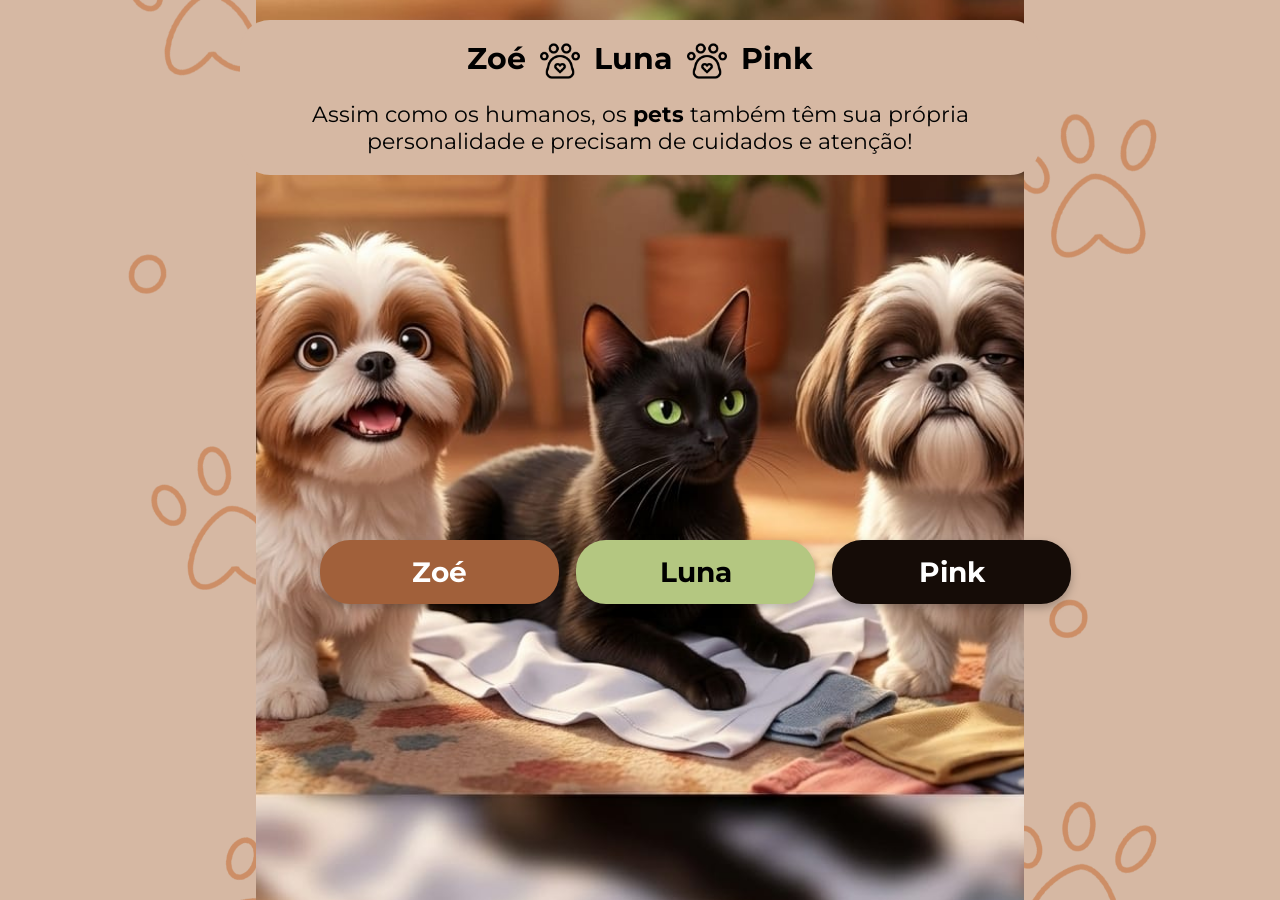
<file: index.html>
<!DOCTYPE html>
<html lang="pt-br">
<head>
  <meta charset="UTF-8" />
  <meta name="viewport" content="width=device-width, initial-scale=1" />
  <link rel="stylesheet" href="./styles.css" />
  <title>Início</title>
  <link rel="preconnect" href="https://fonts.googleapis.com">
    <link rel="preconnect" href="https://fonts.gstatic.com" crossorigin>
    <link href="https://fonts.googleapis.com/css2?family=Montserrat:ital,wght@0,100..900;1,100..900&display=swap"
        rel="stylesheet">
</head>
<body class="home">

  
  <div class="fundo-pat"></div>
  <div class="fundo-toda"></div>

  <div class="meninas">
    <button id="btn1" onclick="location.href='zoe.html'">Zoé</button>
    <button id="btn2" onclick="location.href='luna.html'">Luna</button>
    <button id="btn3" onclick="location.href='pink.html'">Pink</button>
  </div>

  <div class="content">
    <h1>Zoé <img src="./img/patinha.png" alt="patinha decorativa"> Luna <img src="./img/patinha.png" alt="patinha decorativa"> Pink</h1>
    <div class="texto">
      <p>Assim como os humanos, os <strong>pets</strong> também têm sua própria personalidade e precisam de cuidados e atenção!</p>
    </div>
  </div>

  
</body>
</html>
</file>
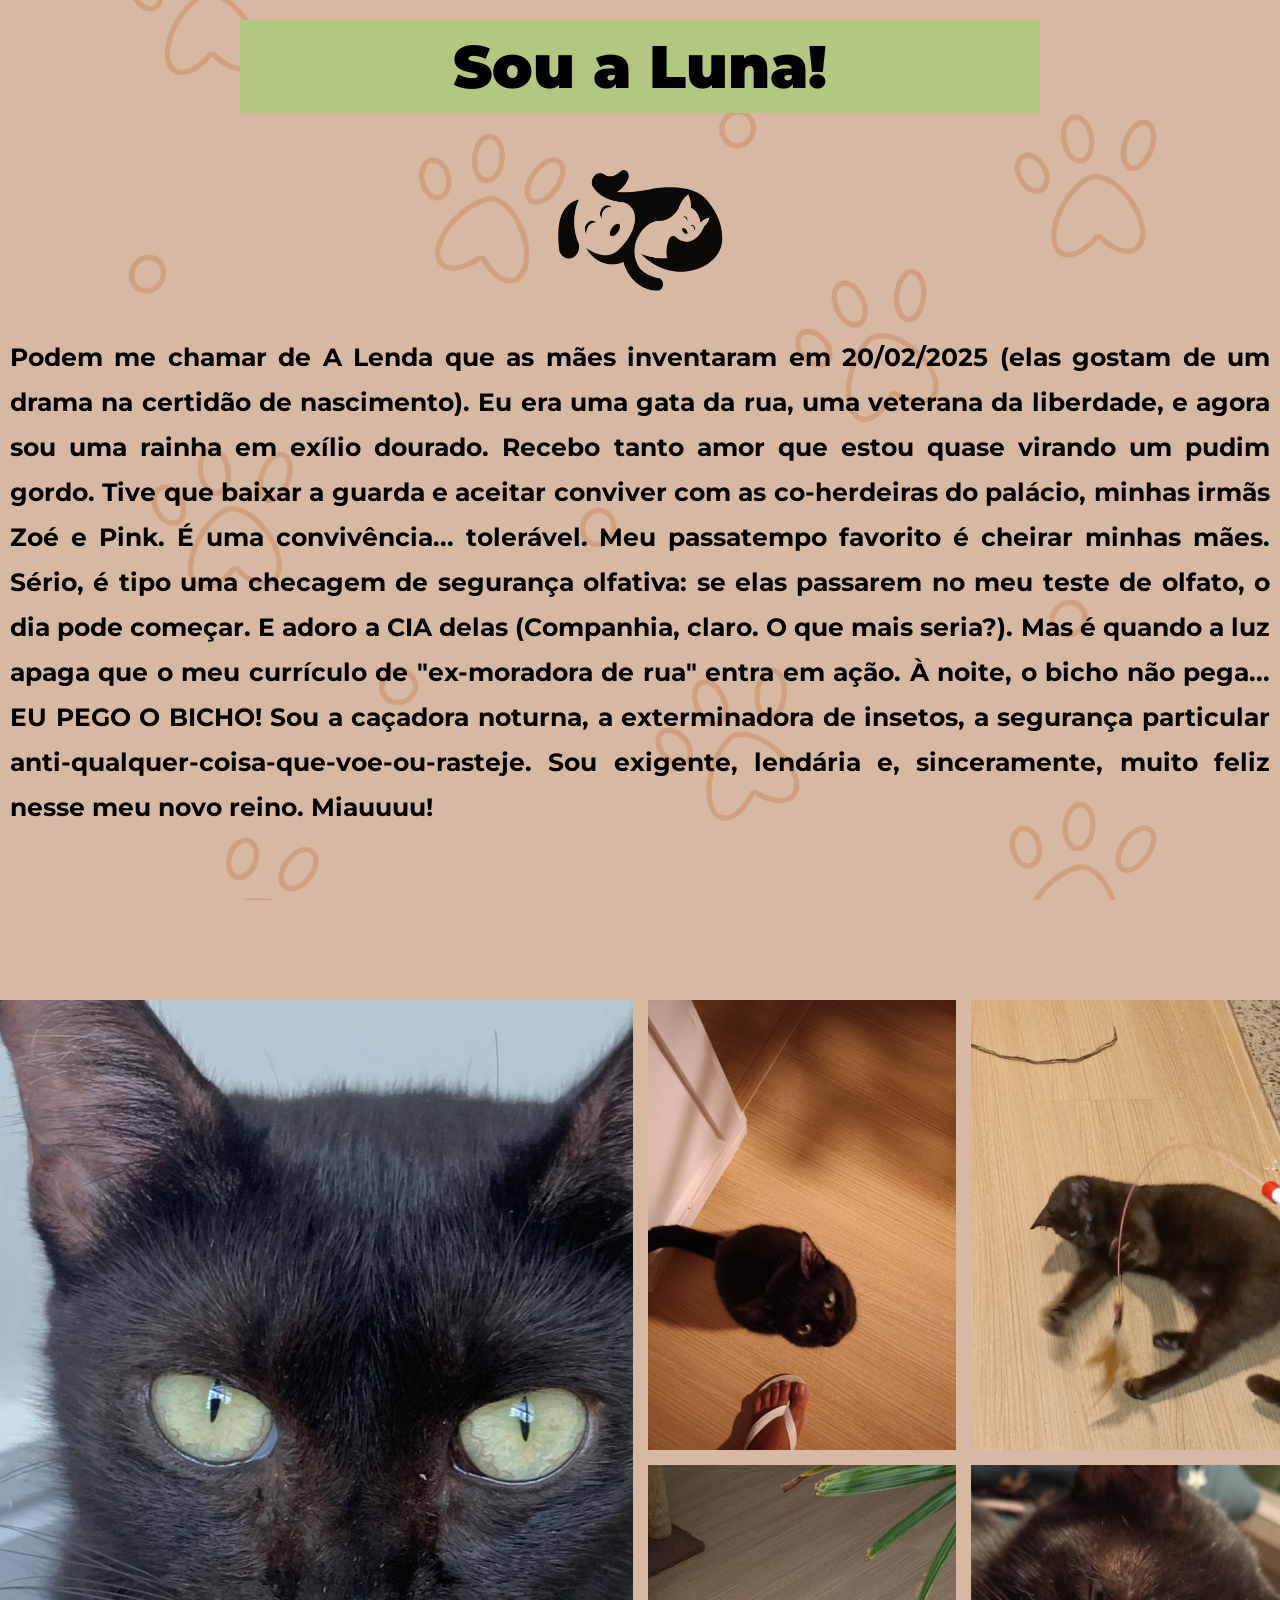
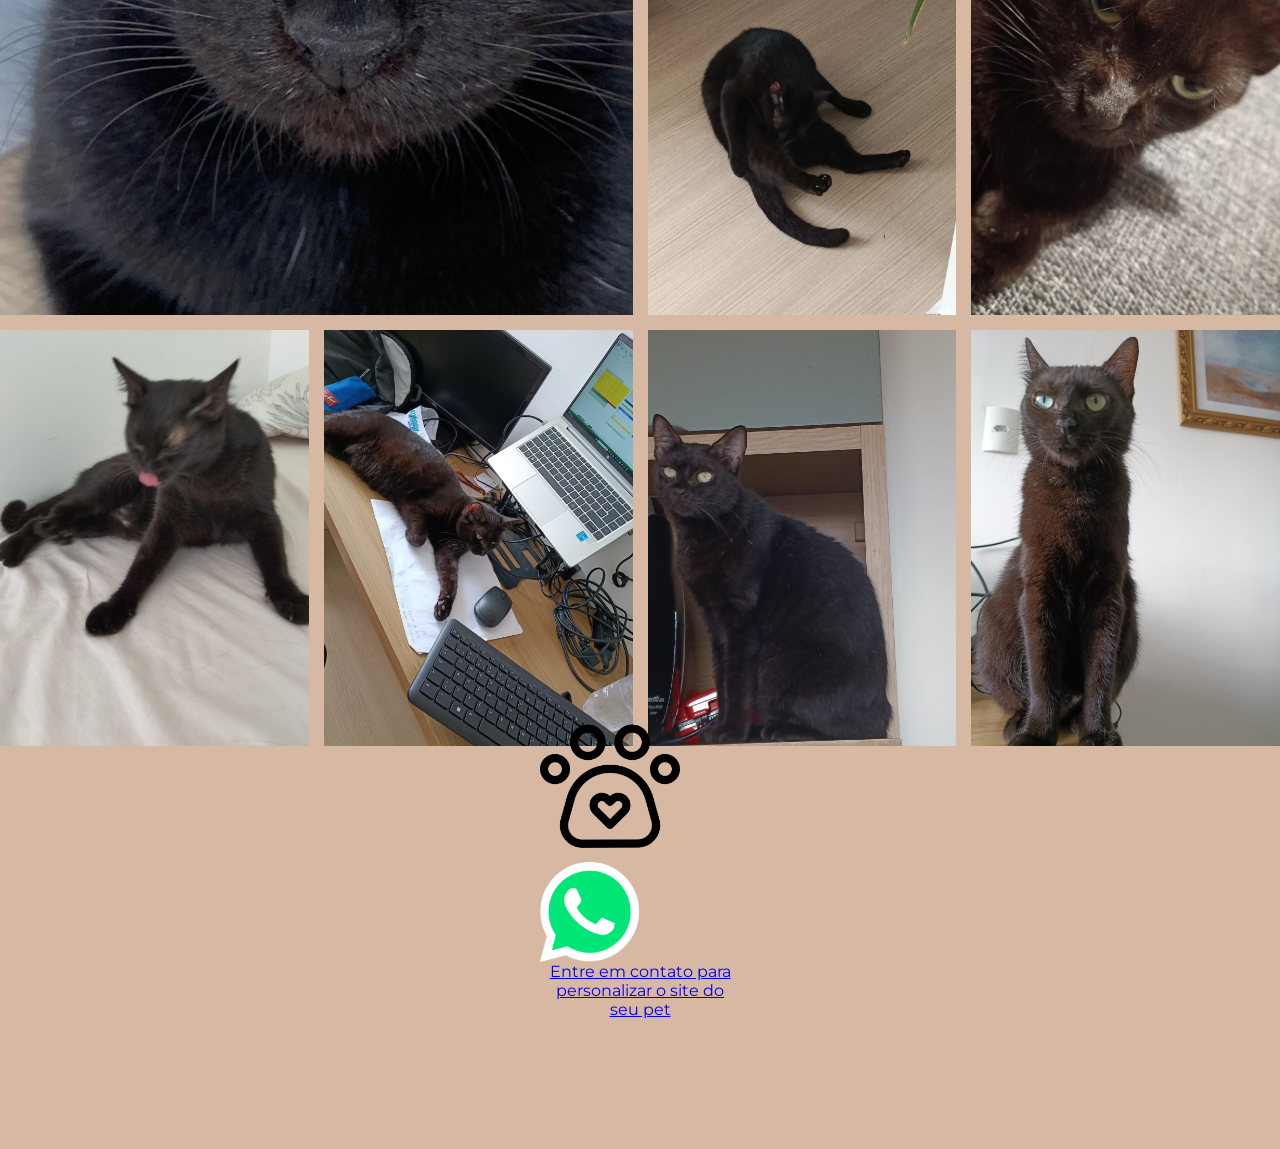
<file: luna.html>
<!DOCTYPE html>
<html lang="pt-br">

<head>
    <meta charset="UTF-8">
    <meta name="viewport" content="width=device-width, initial-scale=1.0">
    <title>Luna</title>
    <link rel="preconnect" href="https://fonts.googleapis.com">
    <link rel="preconnect" href="https://fonts.gstatic.com" crossorigin>
    <link href="https://fonts.googleapis.com/css2?family=Montserrat:ital,wght@0,100..900;1,100..900&display=swap"
        rel="stylesheet">

    <link rel="stylesheet" href="./styles.css">
</head>

<body class="home">
   
    <div class="luna">Sou a Luna!</div>
    <img class="cat-gov" src="./img/cat_dog.png" alt="Foto do gato e do cachorro" />
    <br>
    <h1 class="vida-zoe"> Podem me chamar de A Lenda que as mães inventaram em 20/02/2025 (elas gostam de um drama na
        certidão de nascimento).

        Eu era uma gata da rua, uma veterana da liberdade, e agora sou uma rainha em exílio dourado. Recebo tanto amor
        que estou quase virando um pudim gordo. Tive que baixar a guarda e aceitar conviver com as co-herdeiras do
        palácio, minhas irmãs Zoé e Pink. É uma convivência... tolerável.

        Meu passatempo favorito é cheirar minhas mães. Sério, é tipo uma checagem de segurança olfativa: se elas
        passarem no meu teste de olfato, o dia pode começar. E adoro a CIA delas (Companhia, claro. O que mais seria?).

        Mas é quando a luz apaga que o meu currículo de "ex-moradora de rua" entra em ação. À noite, o bicho não pega...
        EU PEGO O BICHO! Sou a caçadora noturna, a exterminadora de insetos, a segurança particular
        anti-qualquer-coisa-que-voe-ou-rasteje.

        Sou exigente, lendária e, sinceramente, muito feliz nesse meu novo reino. Miauuuu!</h1>
    <section class="galeria">
        <div class="container">
            <div class="section-header">

            </div>
            <div class="galeria-grid">

                <div class="galeria-item grande">
                    <img src="./img/luna/luna1.jpeg"" alt=" foto_luna1">
                </div>
                <div class="galeria-item">
                    <img src="./img/luna/luna2.jpeg" alt="foto_luna2">
                </div>
                <div class="galeria-item">
                    <img src="./img/luna/luna4.jpeg" alt="foto_luna4">
                </div>
                <div class="galeria-item">
                    <img src="./img/luna/luna5.jpeg" alt="foto_luna5">
                </div>
                <div class="galeria-item">
                    <img src="./img/luna/luna6.jpeg" alt="foto_luna6">
                </div>
                <div class="galeria-item">
                    <img src="./img/luna/luna3.jpeg" alt="foto_luna3">
                </div>
                <div class="galeria-item">
                    <img src="./img/luna/luna7.jpeg" alt="foto_luna7">
                </div>
                <div class="galeria-item">
                    <img src="./img/luna/luna8.jpeg" alt="foto_luna8">
                </div>
                <div class="galeria-item">
                    <img src="./img/luna/luna_olhos.jpeg" alt="foto_olhos">
                </div>
            </div>
        </div>

        <div class="voltar">
            <a href="./index.html" title="Voltar ao início">
                <img src="./img/patinha.png" alt="Patinha para voltar" />
                <span class="legenda">Clique na pata para voltar ao início do site</span>
            </a>
        </div>

        <div class="link-whatsapp">
            <a href="https://wa.me/5579999920872?text=Quero%20um%20site%20personalidade%20para%20meu%20pet."
                target="_blank" rel="noopener noreferrer">
                <img src="./img/whatsapp.png" alt="WhatsApp" />
                <div class="whatsapp-texto">
                    <p>Entre em contato para</p>
                    <p>personalizar o site do seu pet</p>
                </div>

</body>

</html>
</file>
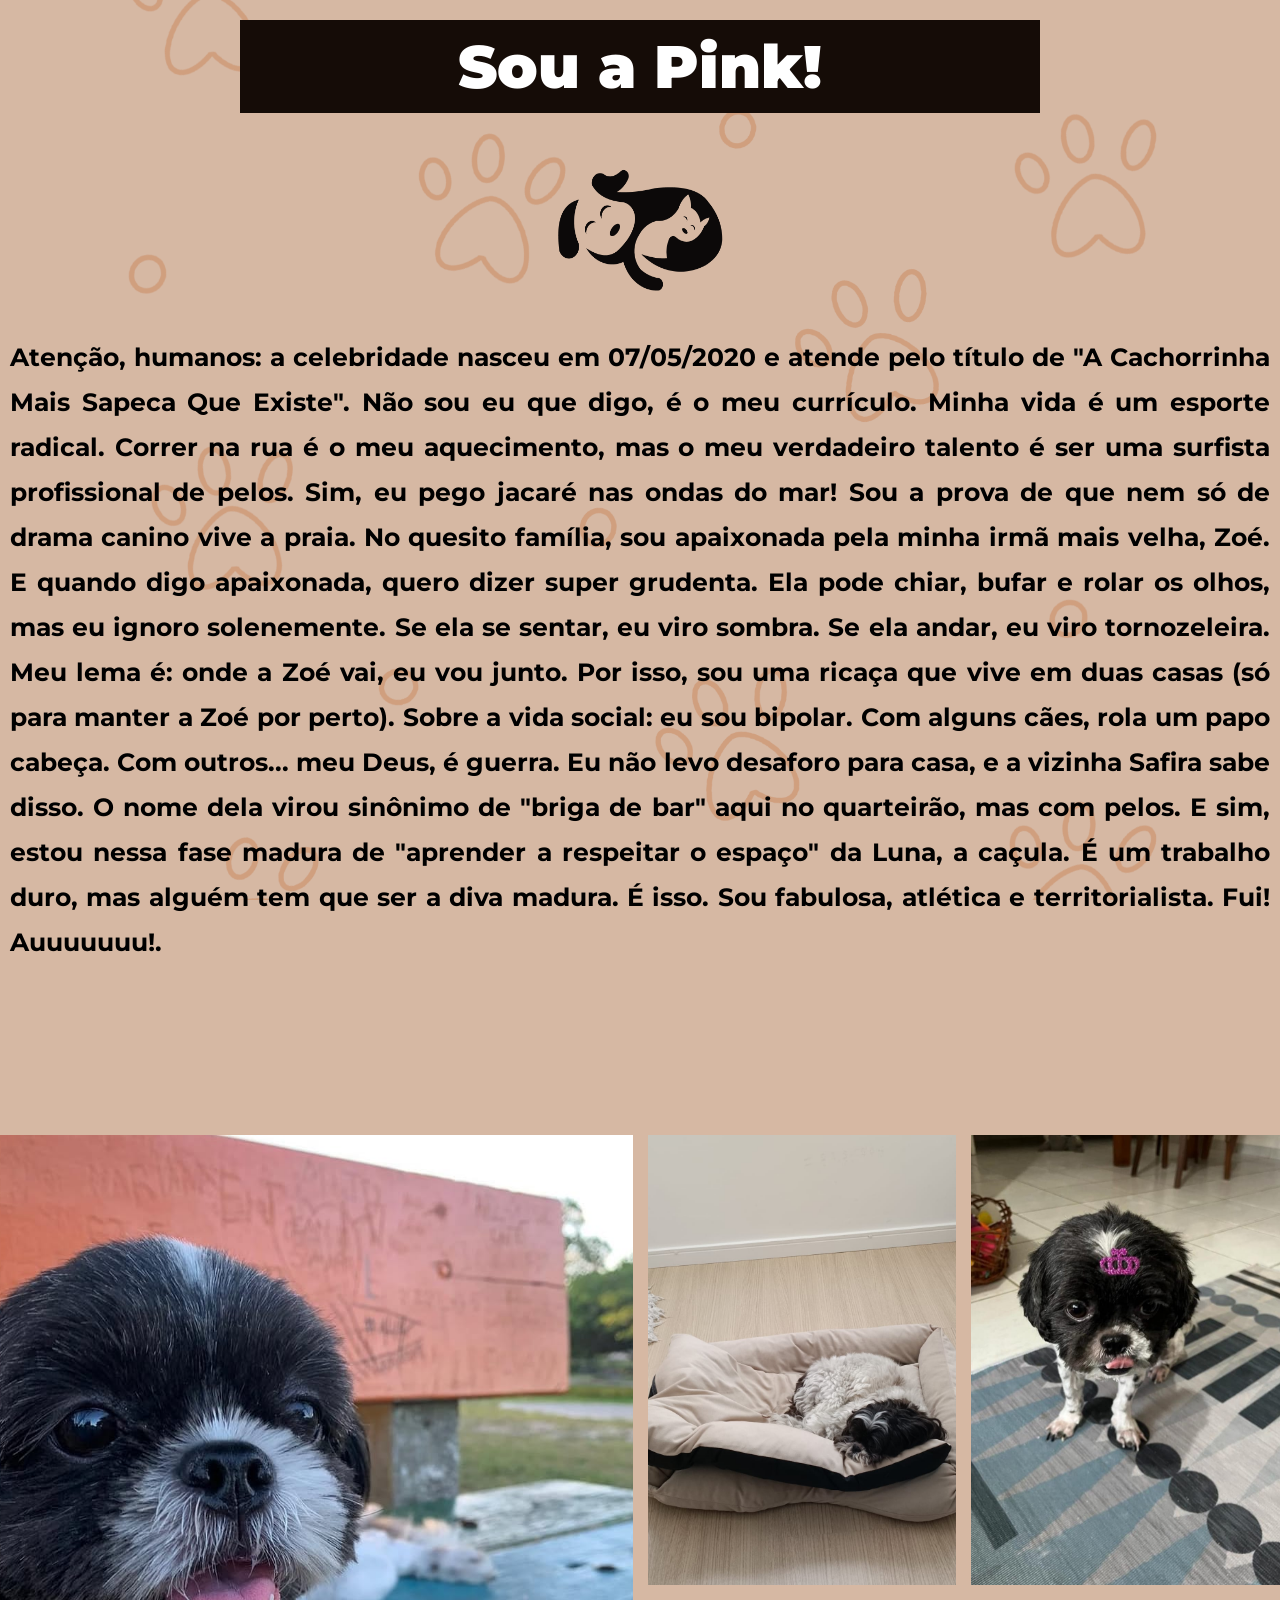
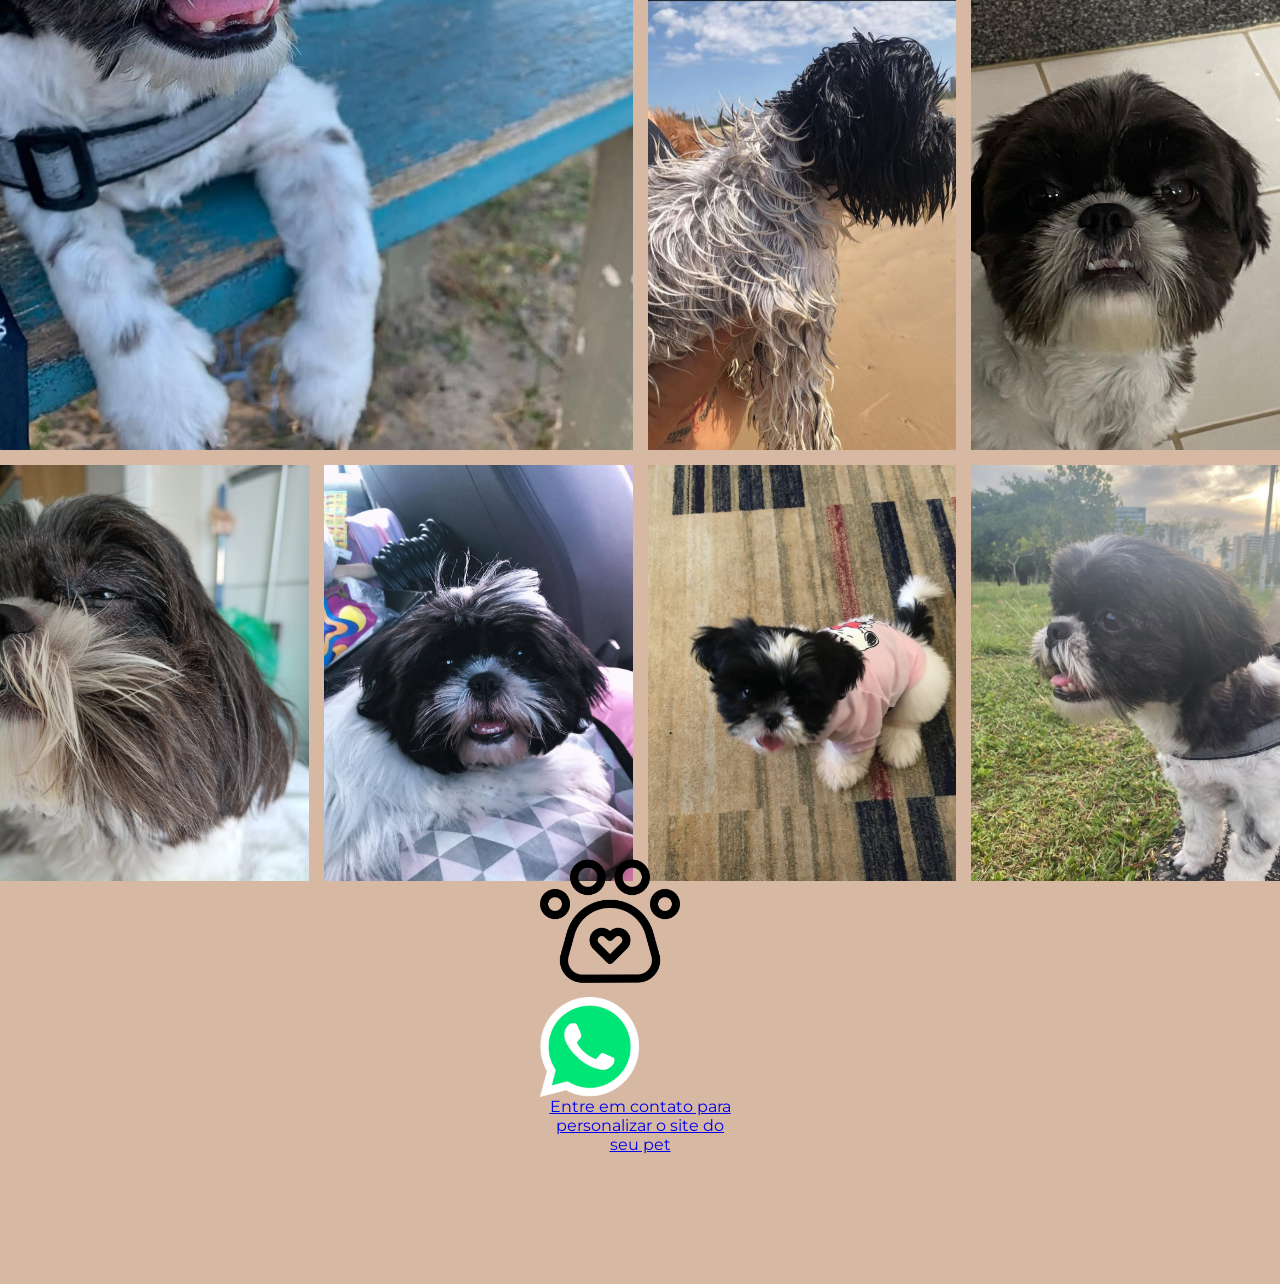
<file: pink.html>
<!DOCTYPE html>
<html lang="pt-br">

<head>
    <meta charset="UTF-8">
    <meta name="viewport" content="width=device-width, initial-scale=1.0">
    <title>Pink</title>
    <link rel="preconnect" href="https://fonts.googleapis.com">
    <link rel="preconnect" href="https://fonts.gstatic.com" crossorigin>
    <link href="https://fonts.googleapis.com/css2?family=Montserrat:ital,wght@0,100..900;1,100..900&display=swap"
        rel="stylesheet">
    <link rel="stylesheet" href="./styles.css">
</head>

<body class="home">
    
    <div class="pink">Sou a Pink!</div>
    <img class="cat-gov" src="./img/cat_dog.png" alt="Foto do gato e do cachorro" />
    <br>
    <h1 class="vida-zoe"> Atenção, humanos: a celebridade nasceu em 07/05/2020 e atende pelo título de "A Cachorrinha
        Mais Sapeca Que Existe". Não sou eu que digo, é o meu currículo.

        Minha vida é um esporte radical. Correr na rua é o meu aquecimento, mas o meu verdadeiro talento é ser uma
        surfista profissional de pelos. Sim, eu pego jacaré nas ondas do mar! Sou a prova de que nem só de drama canino
        vive a praia.

        No quesito família, sou apaixonada pela minha irmã mais velha, Zoé. E quando digo apaixonada, quero dizer super
        grudenta. Ela pode chiar, bufar e rolar os olhos, mas eu ignoro solenemente. Se ela se sentar, eu viro sombra.
        Se ela andar, eu viro tornozeleira. Meu lema é: onde a Zoé vai, eu vou junto. Por isso, sou uma ricaça que vive
        em duas casas (só para manter a Zoé por perto).

        Sobre a vida social: eu sou bipolar. Com alguns cães, rola um papo cabeça. Com outros... meu Deus, é guerra. Eu
        não levo desaforo para casa, e a vizinha Safira sabe disso. O nome dela virou sinônimo de "briga de bar" aqui no
        quarteirão, mas com pelos.

        E sim, estou nessa fase madura de "aprender a respeitar o espaço" da Luna, a caçula. É um trabalho duro, mas
        alguém tem que ser a diva madura.

        É isso. Sou fabulosa, atlética e territorialista. Fui! Auuuuuuu!.

    </h1>
    <section class="galeria">
        <div class="container">
            <div class="section-header">
                
            </div>
            <div class="galeria-grid">
                
                <div class="galeria-item grande">
                    <img src="./img/pink/pink4.jpeg" alt="Salão moderno e sofisticado">
                </div>
                <div class="galeria-item">
                    <img src="./img/pink/pink1.jpeg" alt="Corte de cabelo profissional">
                </div>
                <div class="galeria-item">
                    <img src="./img/pink/pink5.jpeg" alt="Coloração e pintura">
                </div>
                <div class="galeria-item">
                    <img src="./img/pink/pink7.jpeg" alt="Serviço de manicure">
                </div>
                <div class="galeria-item">
                    <img src="./img/pink/pink9.jpeg" alt="Maquiagem profissional">
                </div>
                <div class="galeria-item">
                    <img src="./img/pink/pink2.jpeg" alt="Maquiagem profissional">
                </div>
                <div class="galeria-item">
                    <img src="./img/pink/pink3.jpeg" alt="Maquiagem profissional">
                </div>
                <div class="galeria-item">
                    <img src="./img/pink/pink6.jpeg" alt="Maquiagem profissional">
                </div>
                <div class="galeria-item">
                    <img src="./img/pink/pink8.jpeg" alt="Maquiagem profissional">
                </div>
            </div>
        </div>
        <div class="voltar">
            <a href="./index.html" title="Voltar ao início">
                <img src="./img/patinha.png" alt="Patinha para voltar" />
                <span class="legenda">Clique na pata para voltar ao início do site</span>
            </a>
        </div>

        <div class="link-whatsapp">
            <a href="https://wa.me/5579999920872?text=Quero%20um%20site%20personalidade%20para%20meu%20pet."
                target="_blank" rel="noopener noreferrer">
                <img src="./img/whatsapp.png" alt="WhatsApp" />
                <div class="whatsapp-texto">
                    <p>Entre em contato para</p>
                    <p>personalizar o site do seu pet</p>
                </div>

</body>

</html>
</file>
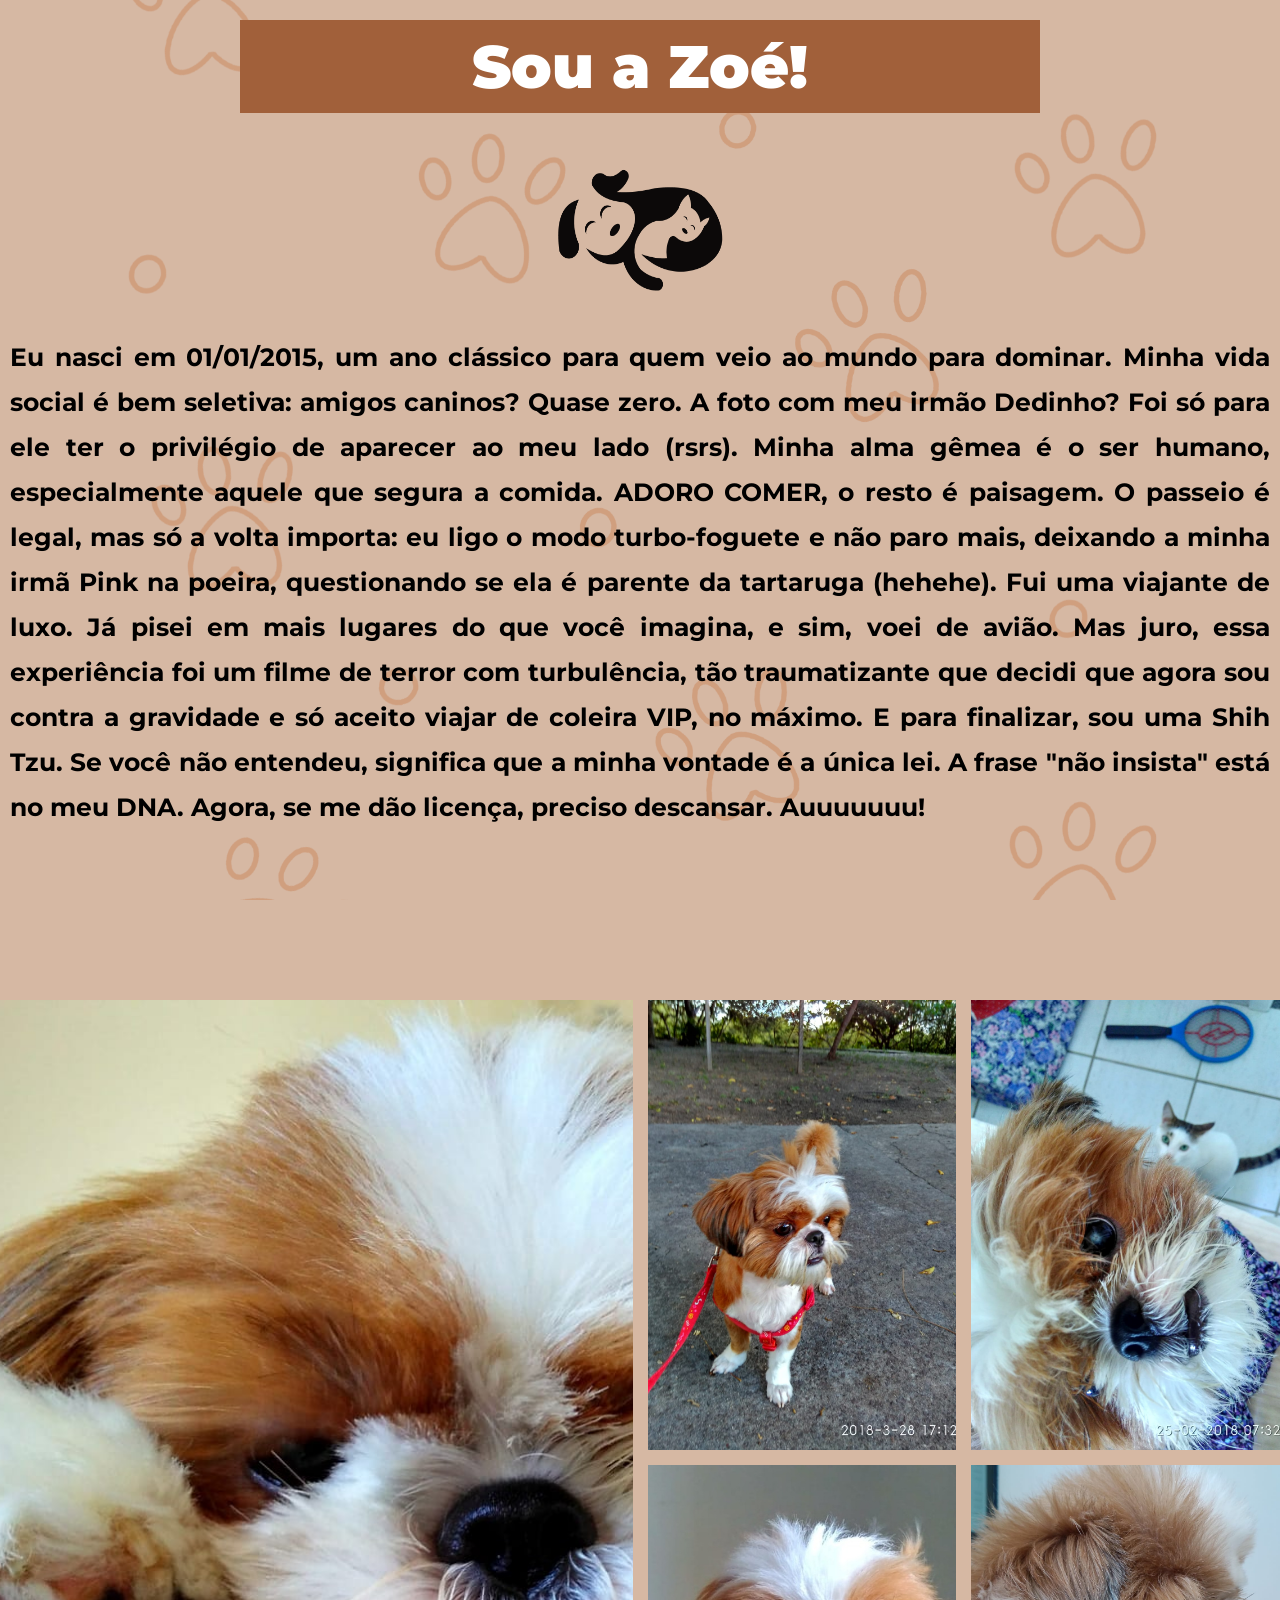
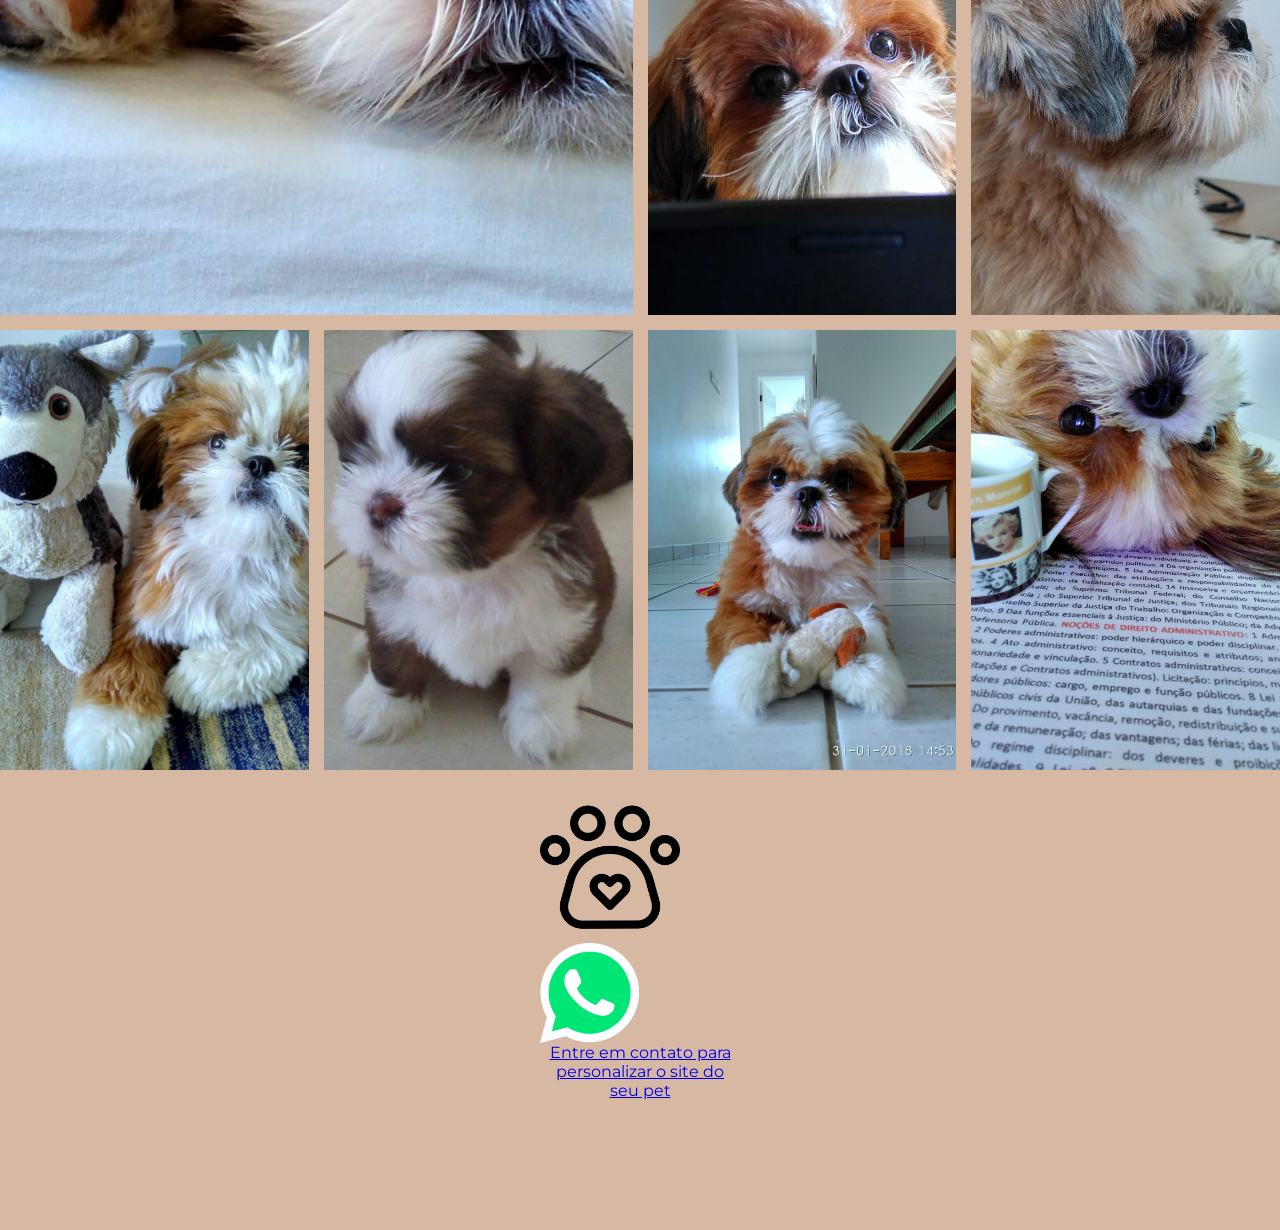
<file: zoe.html>
<!DOCTYPE html>
<html lang="pt-br">

<head>
    <meta charset="UTF-8">
    <meta name="viewport" content="width=device-width, initial-scale=1.0">
    <title>Zoé</title>
    <link rel="preconnect" href="https://fonts.googleapis.com">
    <link rel="preconnect" href="https://fonts.gstatic.com" crossorigin>
    <link href="https://fonts.googleapis.com/css2?family=Montserrat:ital,wght@0,100..900;1,100..900&display=swap"
        rel="stylesheet">
    <link rel="stylesheet" href="./styles.css">
</head>

<body class="home">
    <div class="zoe">Sou a Zoé!</div>
    <img class="cat-gov" src="./img/cat_dog.png" alt="Foto do gato e do cachorro" />
    
    <h1 class="vida-zoe"> Eu nasci em 01/01/2015, um ano clássico para quem veio ao mundo para dominar. Minha vida
        social é bem seletiva: amigos caninos? Quase zero. A foto com meu irmão Dedinho? Foi só para ele ter o
        privilégio de aparecer ao meu lado (rsrs). Minha alma gêmea é o ser humano, especialmente aquele que segura a
        comida. ADORO COMER, o resto é paisagem.

        O passeio é legal, mas só a volta importa: eu ligo o modo turbo-foguete e não paro mais, deixando a minha irmã Pink
        na poeira, questionando se ela é parente da tartaruga (hehehe).

        Fui uma viajante de luxo. Já pisei em mais lugares do que você imagina, e sim, voei de avião. Mas juro, essa
        experiência foi um filme de terror com turbulência, tão traumatizante que decidi que agora sou contra a
        gravidade e só aceito viajar de coleira VIP, no máximo.

        E para finalizar, sou uma Shih Tzu. Se você não entendeu, significa que a minha vontade é a única lei. A frase
        "não insista" está no meu DNA.

        Agora, se me dão licença, preciso descansar. Auuuuuuu!</h1>
    <section class="galeria">
        <div class="container">
            <div class="section-header">

            </div>
            <div class="galeria-grid">
                <div class="galeria-item grande">
                    <img src="./img/zoe/zoe8.jpeg" alt="foto_zoe8">
                </div>
                <div class="galeria-item">
                    <img src="./img/zoe/zoe1.jpeg" alt="foto_zoe1">
                </div>
                <div class="galeria-item">
                    <img src="./img/zoe/zoe4.jpeg" alt="foto_zoe4">
                </div>
                <div class="galeria-item">
                    <img src="./img/zoe/zoe5.jpeg" alt="foto_zoe5">
                </div>
                <div class="galeria-item">
                    <img src="./img/zoe/zoe_perfil.jpeg" alt="foto_perfil">
                </div>
                <div class="galeria-item">
                    <img src="./img/zoe/zoe9.jpeg" alt="foto_zoe9">
                </div>
                <div class="galeria-item">
                    <img src="./img/zoe/zoe2.jpeg" alt="foto_zoe2">
                </div>
                <div class="galeria-item">
                    <img src="./img/zoe/zoe6.jpeg" alt="foto_zoe6">
                </div>
                <div class="galeria-item">
                    <img src="./img/zoe/zoe7.jpeg" alt="foto_zoe7">
                </div>
            </div>
        </div>
        <br>
        <br>
        <br>

        <div class="voltar">
            <a href="./index.html">
                <img src="./img/patinha.png" alt="Patinha para voltar" />
                <span class="legenda">Clique na pata para voltar ao início do site</span>
            </a>
        </div>

        <div class="link-whatsapp">
            <a href="https://wa.link/1sv8cv"
                target="_blank" rel="noopener noreferrer">
                <img src="./img/whatsapp.png" alt="WhatsApp" />
                <div class="whatsapp-texto">
                    <p>Entre em contato para</p>
                    <p>personalizar o site do seu pet</p>
                </div>

</body>

</html>
</file>
<file: styles.css>
* {
  margin: 0;
  padding: 0;
  box-sizing: border-box;
  font-family: "Montserrat", sans-serif;
}

body.home {
  position: relative;
  /* preciso para posicionar o pseudoelemento */
  background-color: rgb(214, 184, 163);
  overflow-x: hidden;
  /* evita scroll horizontal */
  /* seus demais estilos do body */
}

body.home::before {
  content: "";
  position: fixed;
  /* fixa na tela */
  top: 0;
  left: 0;
  width: 100vw;
  /* ocupa toda a largura da viewport */
  height: 100vh;
  /* ocupa toda a altura da viewport */
  background-image: url('./img/patinhas.png');
  background-repeat: no-repeat;
  background-position: center center;
  background-size: cover;
  /* cobre toda a área */
  opacity: 0.3;
  /* deixa a imagem mais suave, ajuste como quiser */
  pointer-events: none;
  /* para não bloquear cliques */
  z-index: -2;
  /* fica na frente do fundo do body, mas atrás do conteúdo */
}

/* Fundo patinhas (atrás de tudo) */
.fundo-pat {
  position: fixed;
  top: 0;
  left: 0;
  width: 100vw;
  /* ocupa 100% da largura da viewport */
  height: 100vh;
  /* ocupa 100% da altura da viewport */
  background-image: url('./img/patinhas.png');
  background-repeat: no-repeat;
  background-position: center center;
  background-size: cover;
  /* cobre toda a área, mantendo proporção */
  opacity: 0.3;
  /* deixa a imagem suave */
  z-index: -2;
  /* fica atrás de tudo */
  pointer-events: none;
  /* não bloqueia cliques */
}

/* Fundo toda.jpeg (acima das patinhas, atrás do conteúdo) */
.fundo-toda {
  position: fixed;
  top: 50%;
  left: 50%;
  width: 60vw;
  height: 100vh;
  background-image: url('./img/toda.jpeg');
  background-repeat: no-repeat;
  background-position: center center;

  /* Aumenta a imagem para 120% do tamanho do container */
  background-size: 120% auto;
  /* 120% largura, altura automática */

  transform: translate(-50%, -50%);
  opacity: 1;
  z-index: -1;
  pointer-events: none;
}


/* Botões */
.meninas button {
  position: fixed;
  padding: 10px 20px;
  font-size: 28px;
  cursor: pointer;
  border: none;
  border-radius: 30px;
  width: 239px;
  height: 64px;
  filter: drop-shadow(0px 4px 4px rgba(0, 0, 0, 0.25));
  font-weight: 700;
  z-index: 10;
  pointer-events: auto;
  transition: background-color 0.3s;
}

/* Posicionamento dos botões */
#btn1 {
  top: 60vh;
  left: 25vw;
  background-color: rgb(161, 96, 58);
  color: white;
  transition: background-color 0.3s, color 0.3s; /* suaviza a transição */
}

#btn1:hover {
  background-color: white;
  color: rgb(161, 96, 58);
}

#btn2 {
  top: 60vh;
  left: 45vw;
  background-color: rgb(180, 199, 129);
  color: black;
  transition: background-color 0.3s, color 0.3s;
}

#btn2:hover {
  background-color: black;
  color: rgb(180, 199, 129);
}

#btn3 {
  top: 60vh;
  left: 65vw;
  background-color: rgb(21, 12, 7);
  color: white;
  transition: background-color 0.3s, color 0.3s;
}

#btn3:hover {
  background-color: white;
  color: rgb(21, 12, 7);
}

/* Conteúdo */
.content {
  position: fixed;
  top: 20px;
  left: 50%;
  padding: 20px 40px;
  text-align: center;
  max-width: 800px;
  width: 100vw;
  transform: translateX(-50%);
  z-index: 20;
  color: black;
  background-color: rgb(214, 184, 163);
  border-radius: 30px;
}

.content h1 {
  font-size: 30px;
  margin-bottom: 20px;
}

.content p {
  font-size: 22px;
  max-width: 800px;
  margin: 0 auto;
  color: black;
}

.content img {
  width: 40px;
  vertical-align: middle;
  margin: 0 6px;
}

.zoe {
  color: brown;
  top: 20px;
  left: 50%;
  padding: 10px;
  text-align: center;
  max-width: 800px;
  margin: 20px auto;
  font-size: 5px;
  background: rgb(161, 96, 58);
  color: white;
  font-weight: 900;
  font-size: 60px;

}

.luna {
  color: rgb(53, 6, 221);
  top: 20px;
  left: 50%;
  padding: 10px;
  text-align: center;
  max-width: 800px;
  margin: 20px auto;
  font-size: 50px;
  background: rgb(180, 199, 129);
  color: black;
  font-weight: 900;
  font-size: 60px;

}

.pink {
  color: rgb(218, 221, 9);
  top: 20px;
  left: 50%;
  padding: 10px;
  text-align: center;
  max-width: 800px;
  margin: 20px auto;
  font-size: 50px;
  background: rgb(21, 12, 7);
  color: white;
  font-weight: 900;
  font-size: 60px;

}

.imagem-zoe2 {
  height: 500px;
  top: 20px;
  left: 50%;
  padding: 10px;
  text-align: center;
  max-width: 800px;
  margin: 20px auto;

}

.galeria {
  background: var(--bg);
  padding: 100px 0;
}

.galeria-grid {
  display: grid;
  grid-template-columns: repeat(4, 1fr);
  grid-template-rows: repeat(2, 450px);
  gap: 15px;
}

/* Primeiro item ocupa 2 colunas e 2 linhas */
.galeria-item.grande {
  grid-column: span 2;
  grid-row: span 2;
}

.galeria-item {
  border-radius: var(--radius-sm);
  overflow: hidden;
  position: relative;
}

.galeria-item img {
  width: 100%;
  height: 100%;
  object-fit: cover;
  transition: var(--transition);
}

.galeria-item:hover img {
  transform: scale(1.1);
}

.vida-zoe {
  top: 5%; 
  
  padding: 10px;
  text-align: justify;
  max-width: 1500px;
  margin: 60px auto;
  line-height: 180%;
  font-size: 25px;
 
}

.cat-gov {
  position:relative;
  top: 30px;
  left: 50%;
  transform: translateX(-50%);
  width: 20vh;
  height: 10vw;
  z-index: 100;  
}

.voltar {
  position:relative;
  bottom: 30px;
  left: 50%;
  transform: translateX(-50%);
  width: 200px;
  text-align: center;
  cursor: pointer;
  z-index: 10;
  
}

.voltar img {
  width: 70%;
  height: auto;
  display: block;
  margin-bottom: 6px;
}

.voltar .legenda {
  position:relative;
  bottom: 60px;
  
  left: 100%; 
  transform: translateX(-50%);
  font-size: 16px;
  color: #333;
  background-color: rgba(255, 255, 255, 0.8);
  padding: 5px 10px;
  border-radius: 5px;
  white-space: nowrap;
  display: none;
  /* esconder por padrão */
  user-select: none;
}

.voltar:hover .legenda {
  display: block;
}

.link-whatsapp {
  position:relative;
  bottom: 30px;
  left: 50%;
  transform: translateX(-50%);
  width: 200px;
  text-align: center;
  cursor: pointer;
  z-index: 10;
 
}

.link-whatsapp img {
  height: 100px;
  display: block;


}

@media screen and (max-width: 900px) {
    
   
  .content h1 {
  font-size: 25px;
  margin-bottom: 5px;
}

.content p {
  font-size: 15px;
  max-width: 800px;
  margin: auto;
  color: black;
  padding: 10px;
}

.content img {
  width: 30px;
  vertical-align: middle;
  margin: 0 6px;
}
 .meninas button {
    position: fixed;
    padding: 5px 10px;
    font-size: 20px;
    cursor: pointer;
    border: none;
    border-radius: 30px;
    width: 18%;
    height: 30px;
    filter: drop-shadow(0px 4px 4px rgba(0, 0, 0, 0.25));
    font-weight: 400; /* Nota: font-weight geralmente usa valores como 400, 700 */
    z-index: 5;
    pointer-events: auto;
    transition: background-color 0.3s;
   
  }

#btn1 {
  top: 60vh;
  left: 20vw;
  background-color: rgb(161, 96, 58);
  color: white;
  font-weight: bold;
  
  
}

#btn2 {
  top: 60vh;
  left: 40vw;
  background-color: rgb(180, 199, 129);
  color: black;
  font-weight: bold;
  
}

#btn3 {
  top: 60vh;
  left: 65vw;
  background-color: rgb(21, 12, 7);
  color: white;
  font-weight: bold;
  
}

.zoe {
  color: brown;
  top: 20px;
  left: 50%;
  padding: 10px;
  text-align: center;
  max-width: 300px;
  margin: 20px auto;
  font-size: 5px;
  background: rgb(161, 96, 58);
  color: white;
  font-weight: 800;
  font-size: 50px;


}

.luna {
  color: rgb(53, 6, 221);
  top: 20px;
  left: 50%;
  padding: 10px;
  text-align: center;
  max-width: 300px;
  margin: 20px auto;
  font-size: 5px;
  background: rgb(180, 199, 129);
  color: black;
  font-weight: 800;
  font-size: 50px;

}

.pink {
  color: rgb(218, 221, 9);
  top: 20px;
  left: 50%;
  padding: 10px;
  text-align: center;
  max-width: 300px;
  margin: 20px auto;
  font-size: 50px;
  background: rgb(21, 12, 7);
  color: white;
  font-weight: 800;
  font-size: 50px;

}


.vida-zoe {
  top: 5%; 
  
  padding: 10px;
  text-align: justify;
  max-width: 300px;
  margin: 60px auto;
  line-height: 180%;
  font-size: 20px;
  
}

.cat-gov {
  position:relative;
  top: 30px;
  left: 50%;
  transform: translateX(-50%);
  width: 20vh;
  height: 20vw;
  z-index: 100;  
}

.galeria {
  background: var(--bg);
  padding: 20px 0;
}

.galeria-grid {
  display: grid;
  grid-template-columns: repeat(2, 1fr);
  grid-template-rows: repeat(2, 200px);
  gap: 15px;
}

.voltar img {
  width: 40%;
  height: auto;
  display: block;
  margin-bottom: 6px;
}
.link-whatsapp {
  position:relative;
  bottom: 30px;
  left: 70%;
  transform: translateX(-50%);
  width: 200px;
  text-align: center;
  cursor: pointer;
  z-index: 5;
 
}

.link-whatsapp img {
  height: 60px;
  display: block;


}

}
</file>
